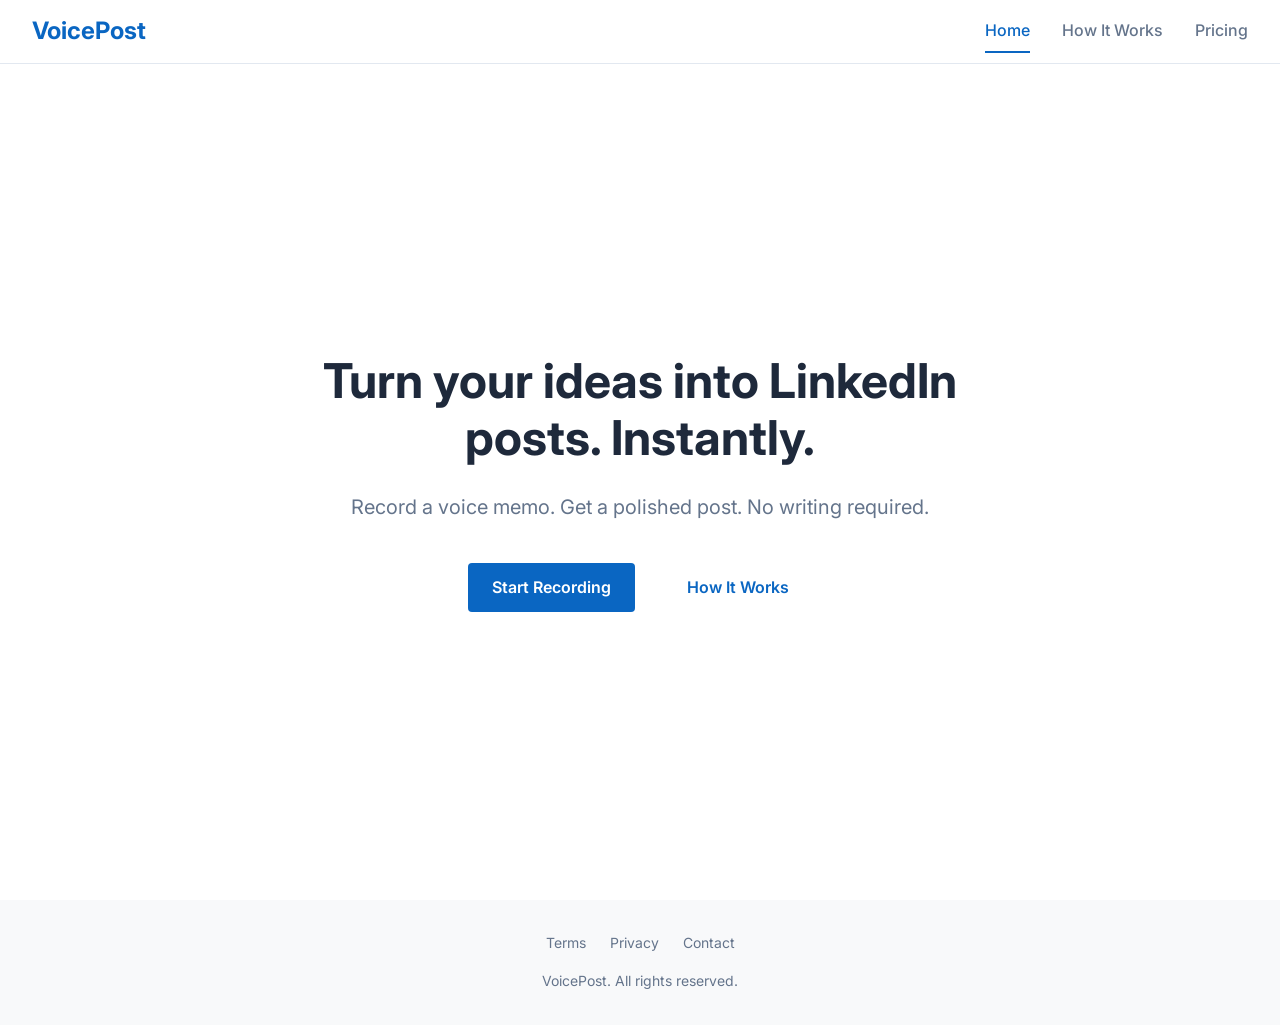
<file: index.html>
<!DOCTYPE html>
<html lang="en">
<head>
    <meta charset="UTF-8">
    <meta name="viewport" content="width=device-width, initial-scale=1.0">
    <title>VoicePost - Turn Your Ideas into LinkedIn Posts</title>
    <link rel="preconnect" href="https://fonts.googleapis.com">
    <link rel="preconnect" href="https://fonts.gstatic.com" crossorigin>
    <link href="https://fonts.googleapis.com/css2?family=Inter:wght@400;500;600;700&display=swap" rel="stylesheet">
    <link rel="stylesheet" href="styles.css">
</head>
<body>
    <nav class="nav">
        <a href="index.html" class="logo">VoicePost</a>
        <div class="nav-links">
            <a href="index.html" class="nav-link active">Home</a>
            <a href="how-it-works.html" class="nav-link">How It Works</a>
            <a href="pricing.html" class="nav-link">Pricing</a>
        </div>
    </nav>

    <div class="main-content">
        <section class="hero">
            <div class="hero-content">
                <h1>Turn your ideas into LinkedIn posts. Instantly.</h1>
                <p>Record a voice memo. Get a polished post. No writing required.</p>
                <a href="record.html" class="btn btn-primary">Start Recording</a>
                <a href="how-it-works.html" class="btn btn-secondary">How It Works</a>
            </div>
        </section>
    </div>

    <footer class="footer">
        <div class="container">
            <div class="footer-links">
                <a href="#">Terms</a>
                <a href="#">Privacy</a>
                <a href="#">Contact</a>
            </div>
            <p class="copyright">VoicePost. All rights reserved.</p>
        </div>
    </footer>
</body>
</html>
</file>
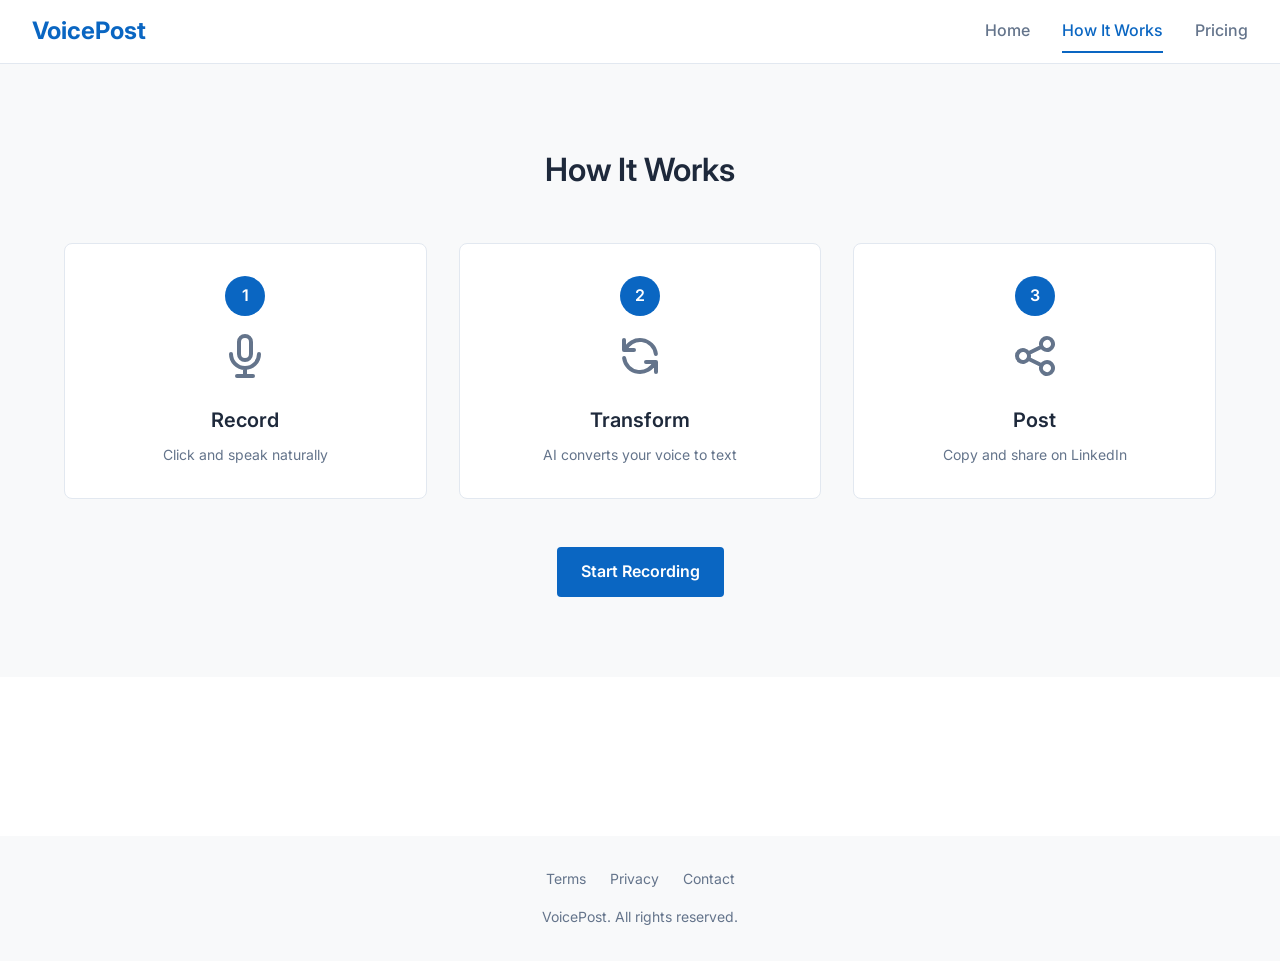
<file: how-it-works.html>
<!DOCTYPE html>
<html lang="en">
<head>
    <meta charset="UTF-8">
    <meta name="viewport" content="width=device-width, initial-scale=1.0">
    <title>How It Works - VoicePost</title>
    <link rel="preconnect" href="https://fonts.googleapis.com">
    <link rel="preconnect" href="https://fonts.gstatic.com" crossorigin>
    <link href="https://fonts.googleapis.com/css2?family=Inter:wght@400;500;600;700&display=swap" rel="stylesheet">
    <link rel="stylesheet" href="styles.css">
</head>
<body>
    <nav class="nav">
        <a href="index.html" class="logo">VoicePost</a>
        <div class="nav-links">
            <a href="index.html" class="nav-link">Home</a>
            <a href="how-it-works.html" class="nav-link active">How It Works</a>
            <a href="pricing.html" class="nav-link">Pricing</a>
        </div>
    </nav>

    <div class="main-content">
        <section class="how-it-works">
            <div class="container">
                <h2 class="section-title">How It Works</h2>
                <div class="steps-grid">
                    <div class="step-card">
                        <div class="step-number">1</div>
                        <svg class="step-icon" fill="none" stroke="currentColor" viewBox="0 0 24 24">
                            <path stroke-linecap="round" stroke-linejoin="round" stroke-width="2" d="M19 11a7 7 0 01-7 7m0 0a7 7 0 01-7-7m7 7v4m0 0H8m4 0h4m-4-8a3 3 0 01-3-3V5a3 3 0 116 0v6a3 3 0 01-3 3z"></path>
                        </svg>
                        <h3>Record</h3>
                        <p>Click and speak naturally</p>
                    </div>
                    <div class="step-card">
                        <div class="step-number">2</div>
                        <svg class="step-icon" fill="none" stroke="currentColor" viewBox="0 0 24 24">
                            <path stroke-linecap="round" stroke-linejoin="round" stroke-width="2" d="M4 4v5h.582m15.356 2A8.001 8.001 0 004.582 9m0 0H9m11 11v-5h-.581m0 0a8.003 8.003 0 01-15.357-2m15.357 2H15"></path>
                        </svg>
                        <h3>Transform</h3>
                        <p>AI converts your voice to text</p>
                    </div>
                    <div class="step-card">
                        <div class="step-number">3</div>
                        <svg class="step-icon" fill="none" stroke="currentColor" viewBox="0 0 24 24">
                            <path stroke-linecap="round" stroke-linejoin="round" stroke-width="2" d="M8.684 13.342C8.886 12.938 9 12.482 9 12c0-.482-.114-.938-.316-1.342m0 2.684a3 3 0 110-2.684m0 2.684l6.632 3.316m-6.632-6l6.632-3.316m0 0a3 3 0 105.367-2.684 3 3 0 00-5.367 2.684zm0 9.316a3 3 0 105.368 2.684 3 3 0 00-5.368-2.684z"></path>
                        </svg>
                        <h3>Post</h3>
                        <p>Copy and share on LinkedIn</p>
                    </div>
                </div>
                <div style="text-align: center; margin-top: 48px;">
                    <a href="record.html" class="btn btn-primary">Start Recording</a>
                </div>
            </div>
        </section>
    </div>

    <footer class="footer">
        <div class="container">
            <div class="footer-links">
                <a href="#">Terms</a>
                <a href="#">Privacy</a>
                <a href="#">Contact</a>
            </div>
            <p class="copyright">VoicePost. All rights reserved.</p>
        </div>
    </footer>
</body>
</html>
</file>
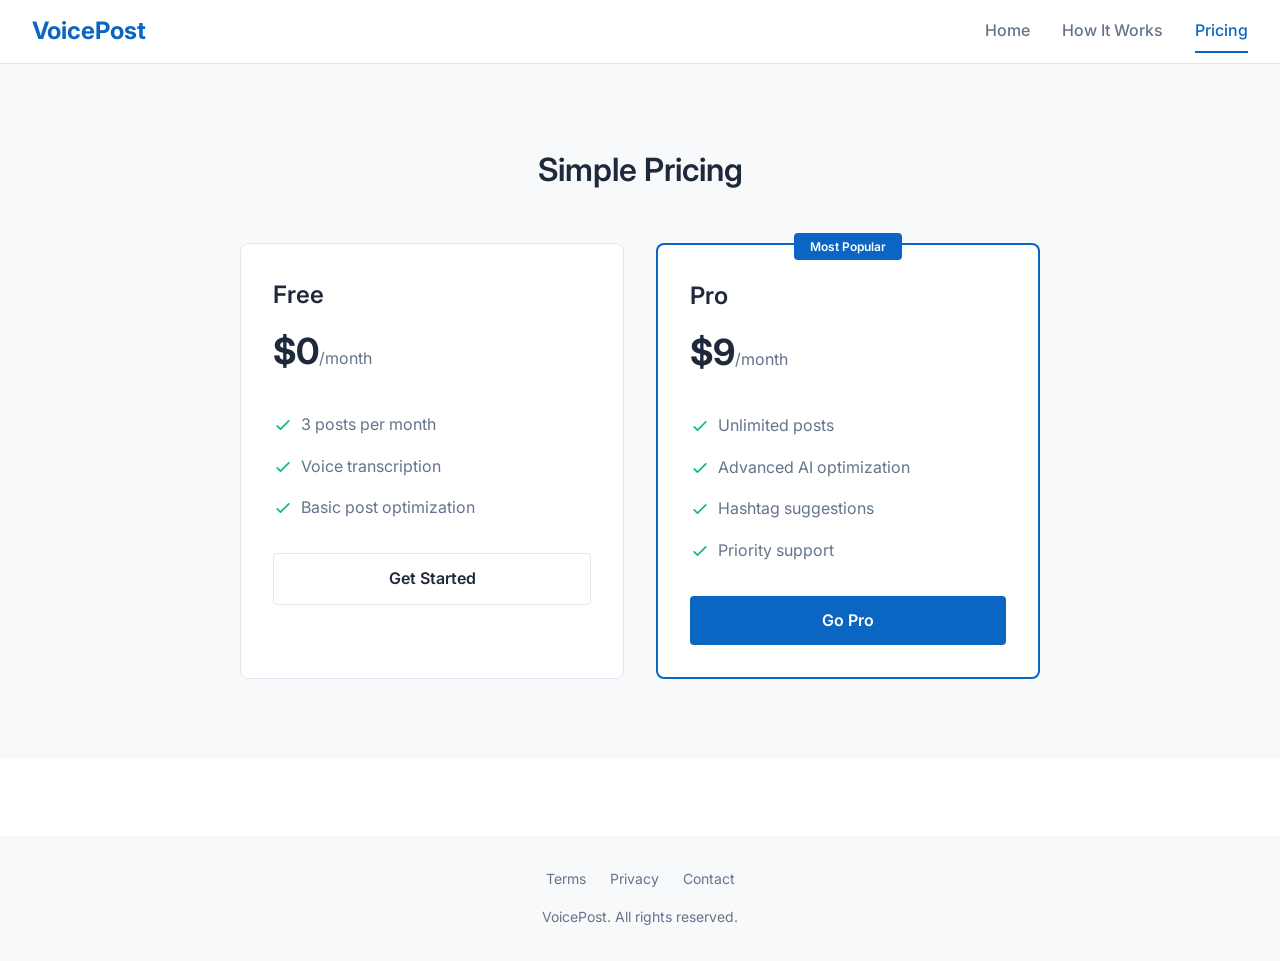
<file: pricing.html>
<!DOCTYPE html>
<html lang="en">
<head>
    <meta charset="UTF-8">
    <meta name="viewport" content="width=device-width, initial-scale=1.0">
    <title>Pricing - VoicePost</title>
    <link rel="preconnect" href="https://fonts.googleapis.com">
    <link rel="preconnect" href="https://fonts.gstatic.com" crossorigin>
    <link href="https://fonts.googleapis.com/css2?family=Inter:wght@400;500;600;700&display=swap" rel="stylesheet">
    <link rel="stylesheet" href="styles.css">
</head>
<body>
    <nav class="nav">
        <a href="index.html" class="logo">VoicePost</a>
        <div class="nav-links">
            <a href="index.html" class="nav-link">Home</a>
            <a href="how-it-works.html" class="nav-link">How It Works</a>
            <a href="pricing.html" class="nav-link active">Pricing</a>
        </div>
    </nav>

    <div class="main-content">
        <section class="pricing">
            <div class="container">
                <h2 class="section-title">Simple Pricing</h2>
                <div class="pricing-grid">
                    <div class="pricing-card">
                        <h3>Free</h3>
                        <div class="price">$0<span>/month</span></div>
                        <ul class="features-list">
                            <li>
                                <svg class="check-icon" fill="none" stroke="currentColor" viewBox="0 0 24 24">
                                    <path stroke-linecap="round" stroke-linejoin="round" stroke-width="2" d="M5 13l4 4L19 7"></path>
                                </svg>
                                3 posts per month
                            </li>
                            <li>
                                <svg class="check-icon" fill="none" stroke="currentColor" viewBox="0 0 24 24">
                                    <path stroke-linecap="round" stroke-linejoin="round" stroke-width="2" d="M5 13l4 4L19 7"></path>
                                </svg>
                                Voice transcription
                            </li>
                            <li>
                                <svg class="check-icon" fill="none" stroke="currentColor" viewBox="0 0 24 24">
                                    <path stroke-linecap="round" stroke-linejoin="round" stroke-width="2" d="M5 13l4 4L19 7"></path>
                                </svg>
                                Basic post optimization
                            </li>
                        </ul>
                        <a href="record.html" class="btn btn-outline" style="width: 100%; display: block; text-align: center;">Get Started</a>
                    </div>
                    <div class="pricing-card popular">
                        <div class="popular-badge">Most Popular</div>
                        <h3>Pro</h3>
                        <div class="price">$9<span>/month</span></div>
                        <ul class="features-list">
                            <li>
                                <svg class="check-icon" fill="none" stroke="currentColor" viewBox="0 0 24 24">
                                    <path stroke-linecap="round" stroke-linejoin="round" stroke-width="2" d="M5 13l4 4L19 7"></path>
                                </svg>
                                Unlimited posts
                            </li>
                            <li>
                                <svg class="check-icon" fill="none" stroke="currentColor" viewBox="0 0 24 24">
                                    <path stroke-linecap="round" stroke-linejoin="round" stroke-width="2" d="M5 13l4 4L19 7"></path>
                                </svg>
                                Advanced AI optimization
                            </li>
                            <li>
                                <svg class="check-icon" fill="none" stroke="currentColor" viewBox="0 0 24 24">
                                    <path stroke-linecap="round" stroke-linejoin="round" stroke-width="2" d="M5 13l4 4L19 7"></path>
                                </svg>
                                Hashtag suggestions
                            </li>
                            <li>
                                <svg class="check-icon" fill="none" stroke="currentColor" viewBox="0 0 24 24">
                                    <path stroke-linecap="round" stroke-linejoin="round" stroke-width="2" d="M5 13l4 4L19 7"></path>
                                </svg>
                                Priority support
                            </li>
                        </ul>
                        <a href="record.html" class="btn btn-primary" style="width: 100%; display: block; text-align: center;">Go Pro</a>
                    </div>
                </div>
            </div>
        </section>
    </div>

    <footer class="footer">
        <div class="container">
            <div class="footer-links">
                <a href="#">Terms</a>
                <a href="#">Privacy</a>
                <a href="#">Contact</a>
            </div>
            <p class="copyright">VoicePost. All rights reserved.</p>
        </div>
    </footer>
</body>
</html>
</file>
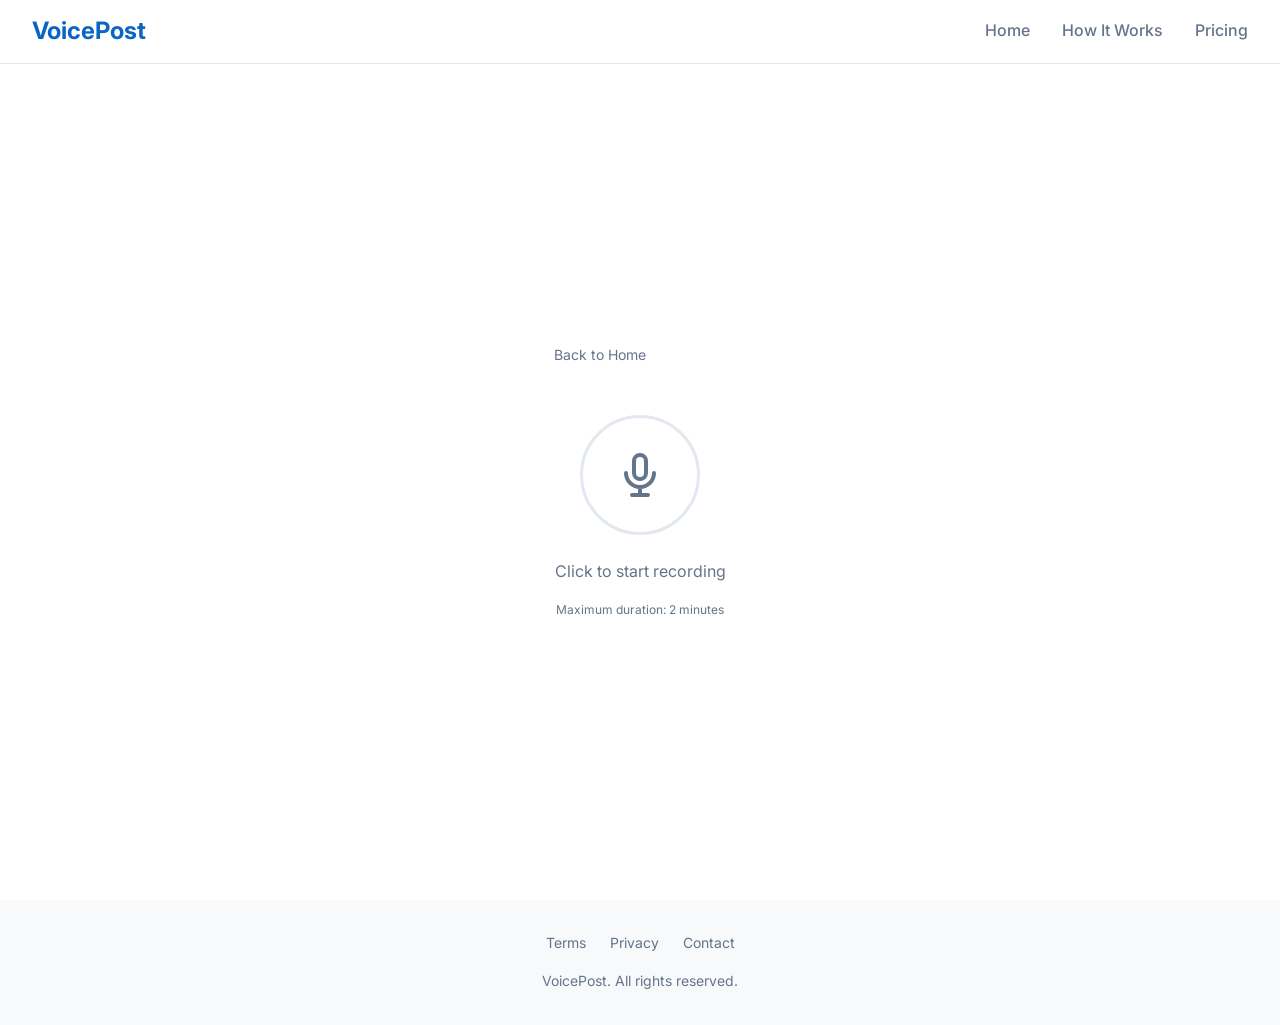
<file: record.html>
<!DOCTYPE html>
<html lang="en">
<head>
    <meta charset="UTF-8">
    <meta name="viewport" content="width=device-width, initial-scale=1.0">
    <title>Record - VoicePost</title>
    <link rel="preconnect" href="https://fonts.googleapis.com">
    <link rel="preconnect" href="https://fonts.gstatic.com" crossorigin>
    <link href="https://fonts.googleapis.com/css2?family=Inter:wght@400;500;600;700&display=swap" rel="stylesheet">
    <link rel="stylesheet" href="styles.css">
</head>
<body>
    <nav class="nav">
        <a href="index.html" class="logo">VoicePost</a>
        <div class="nav-links">
            <a href="index.html" class="nav-link">Home</a>
            <a href="how-it-works.html" class="nav-link">How It Works</a>
            <a href="pricing.html" class="nav-link">Pricing</a>
        </div>
    </nav>

    <div class="main-content">
        <section class="recording-page">
            <a href="index.html" class="back-link">Back to Home</a>
            
            <div class="recording-container">
                <!-- Idle State -->
                <div id="idleState">
                    <button class="mic-button" id="micButton" onclick="startRecording()">
                        <svg class="mic-icon" fill="none" stroke="currentColor" viewBox="0 0 24 24">
                            <path stroke-linecap="round" stroke-linejoin="round" stroke-width="2" d="M19 11a7 7 0 01-7 7m0 0a7 7 0 01-7-7m7 7v4m0 0H8m4 0h4m-4-8a3 3 0 01-3-3V5a3 3 0 116 0v6a3 3 0 01-3 3z"></path>
                        </svg>
                    </button>
                    <p class="recording-status">Click to start recording</p>
                    <p class="max-duration">Maximum duration: 2 minutes</p>
                    <p class="error-message" id="errorMessage"></p>
                </div>

                <!-- Recording State -->
                <div id="recordingState" style="display: none;">
                    <button class="mic-button recording" onclick="stopRecording()">
                        <svg class="mic-icon" fill="none" stroke="currentColor" viewBox="0 0 24 24">
                            <path stroke-linecap="round" stroke-linejoin="round" stroke-width="2" d="M19 11a7 7 0 01-7 7m0 0a7 7 0 01-7-7m7 7v4m0 0H8m4 0h4m-4-8a3 3 0 01-3-3V5a3 3 0 116 0v6a3 3 0 01-3 3z"></path>
                        </svg>
                    </button>
                    <div class="recording-timer" id="recordingTimer">00:00</div>
                    <p class="recording-status" id="liveTranscript">Listening...</p>
                    <button class="cancel-btn" onclick="cancelRecording()">Cancel</button>
                </div>

                <!-- Processing State -->
                <div id="processingState" style="display: none;">
                    <div class="spinner"></div>
                    <p class="recording-status">Converting to LinkedIn post...</p>
                </div>

                <!-- Editor State -->
                <div id="editorState" style="display: none;">
                    <div class="editor-container">
                        <h2>Your LinkedIn Post</h2>
                        <textarea class="post-textarea" id="postTextarea"></textarea>
                        <div class="editor-footer">
                            <div class="char-counter" id="charCounter">0 / 3000</div>
                            <label class="edit-toggle">
                                <input type="checkbox" id="editToggle" checked onchange="toggleEdit()">
                                Edit enabled
                            </label>
                        </div>
                        <div class="editor-actions">
                            <button class="btn btn-primary" onclick="copyToClipboard()">
                                <span id="copyText">Copy to Clipboard</span>
                                <span class="copied-feedback" id="copiedFeedback">Copied!</span>
                            </button>
                            <button class="btn btn-outline" onclick="generateAnother()">Generate Another</button>
                        </div>
                    </div>
                </div>
            </div>
        </section>
    </div>

    <footer class="footer">
        <div class="container">
            <div class="footer-links">
                <a href="#">Terms</a>
                <a href="#">Privacy</a>
                <a href="#">Contact</a>
            </div>
            <p class="copyright">VoicePost. All rights reserved.</p>
        </div>
    </footer>

    <script>
        // Speech Recognition
        const SpeechRecognition = window.SpeechRecognition || window.webkitSpeechRecognition;
        let recognition = null;
        let timer = null;
        let seconds = 0;
        let transcript = '';
        let isRecording = false;

        function showError(msg) {
            const el = document.getElementById('errorMessage');
            el.textContent = msg;
            el.style.display = 'block';
            setTimeout(() => el.style.display = 'none', 5000);
        }

        function startRecording() {
            if (!SpeechRecognition) {
                showError('Speech recognition not supported. Use Chrome or Edge.');
                return;
            }

            recognition = new SpeechRecognition();
            recognition.continuous = true;
            recognition.interimResults = true;
            recognition.lang = 'en-US';

            transcript = '';
            isRecording = true;
            seconds = 0;

            recognition.onstart = function() {
                document.getElementById('idleState').style.display = 'none';
                document.getElementById('recordingState').style.display = 'block';
                document.getElementById('liveTranscript').textContent = 'Listening...';
                
                timer = setInterval(() => {
                    seconds++;
                    const m = Math.floor(seconds / 60).toString().padStart(2, '0');
                    const s = (seconds % 60).toString().padStart(2, '0');
                    document.getElementById('recordingTimer').textContent = m + ':' + s;
                    
                    if (seconds >= 120) stopRecording();
                }, 1000);
            };

            recognition.onresult = function(event) {
                let interim = '';
                for (let i = event.resultIndex; i < event.results.length; i++) {
                    if (event.results[i].isFinal) {
                        transcript += event.results[i][0].transcript + ' ';
                    } else {
                        interim += event.results[i][0].transcript;
                    }
                }
                document.getElementById('liveTranscript').textContent = interim || 'Listening...';
            };

            recognition.onerror = function(e) {
                console.log('Speech error:', e.error);
                if (e.error === 'not-allowed') {
                    showError('Microphone denied. Allow access and try again.');
                }
            };

            recognition.onend = function() {
                if (isRecording) {
                    try { recognition.start(); } catch(e) {}
                }
            };

            try {
                recognition.start();
            } catch(e) {
                showError('Could not start. Click again.');
            }
        }

        function stopRecording() {
            isRecording = false;
            if (recognition) {
                recognition.stop();
                recognition = null;
            }
            if (timer) {
                clearInterval(timer);
                timer = null;
            }

            if (!transcript.trim()) {
                showError('No speech detected. Try again.');
                resetToIdle();
                return;
            }

            processTranscript();
        }

        function cancelRecording() {
            isRecording = false;
            if (recognition) {
                recognition.stop();
                recognition = null;
            }
            if (timer) {
                clearInterval(timer);
                timer = null;
            }
            transcript = '';
            resetToIdle();
        }

        function resetToIdle() {
            document.getElementById('recordingState').style.display = 'none';
            document.getElementById('processingState').style.display = 'none';
            document.getElementById('editorState').style.display = 'none';
            document.getElementById('idleState').style.display = 'block';
        }

        function processTranscript() {
            document.getElementById('recordingState').style.display = 'none';
            document.getElementById('processingState').style.display = 'block';

            // Simulate processing delay
            setTimeout(() => {
                const linkedInPost = transformToLinkedInPost(transcript.trim());
                showEditor(linkedInPost);
            }, 1500);
        }

        function transformToLinkedInPost(text) {
            // Clean up the text
            let clean = text.replace(/\s+/g, ' ').trim();
            
            // Capitalize first letter
            clean = clean.charAt(0).toUpperCase() + clean.slice(1);
            
            // Add punctuation if missing
            if (!clean.endsWith('.') && !clean.endsWith('!') && !clean.endsWith('?')) {
                clean += '.';
            }

            // Split into sentences and create a LinkedIn post
            const sentences = clean.split(/[.!?]+/).filter(s => s.trim());
            
            let post = '';
            
            if (sentences.length > 0) {
                // Opening hook
                post += sentences[0].trim() + '.\n\n';
                
                // Body
                if (sentences.length > 1) {
                    post += sentences.slice(1).join('. ').trim() + '.\n\n';
                }
                
                // Closing call-to-action
                post += 'What are your thoughts? Share in the comments.\n\n';
                
                // Hashtags
                post += '#LinkedIn #ProfessionalGrowth #CareerDevelopment #Networking #Leadership';
            } else {
                post = clean + '\n\n#LinkedIn #ProfessionalGrowth';
            }

            return post;
        }

        function showEditor(post) {
            document.getElementById('processingState').style.display = 'none';
            document.getElementById('editorState').style.display = 'block';
            document.getElementById('postTextarea').value = post;
            updateCharCounter();
        }

        function updateCharCounter() {
            const count = document.getElementById('postTextarea').value.length;
            const counter = document.getElementById('charCounter');
            counter.textContent = count + ' / 3000';
            counter.classList.toggle('over', count > 3000);
        }

        document.getElementById('postTextarea').addEventListener('input', updateCharCounter);

        function toggleEdit() {
            document.getElementById('postTextarea').disabled = !document.getElementById('editToggle').checked;
        }

        function copyToClipboard() {
            const text = document.getElementById('postTextarea').value;
            navigator.clipboard.writeText(text).then(() => {
                document.getElementById('copyText').style.display = 'none';
                document.getElementById('copiedFeedback').classList.add('show');
                setTimeout(() => {
                    document.getElementById('copyText').style.display = 'inline';
                    document.getElementById('copiedFeedback').classList.remove('show');
                }, 2000);
            });
        }

        function generateAnother() {
            document.getElementById('editorState').style.display = 'none';
            document.getElementById('idleState').style.display = 'block';
            document.getElementById('postTextarea').value = '';
            updateCharCounter();
        }
    </script>
</body>
</html>
</file>
<file: styles.css>
:root {
    --white: #FFFFFF;
    --light-gray: #F8F9FA;
    --dark-slate: #1E293B;
    --medium-gray: #64748B;
    --linkedin-blue: #0A66C2;
    --border-gray: #E2E8F0;
    --success-green: #10B981;
    --error-red: #EF4444;
}

* {
    margin: 0;
    padding: 0;
    box-sizing: border-box;
}

body {
    font-family: 'Inter', sans-serif;
    background-color: var(--white);
    color: var(--dark-slate);
    line-height: 1.6;
    font-size: 16px;
}

a {
    color: var(--linkedin-blue);
    text-decoration: none;
}

a:hover {
    text-decoration: underline;
}

.nav {
    position: fixed;
    top: 0;
    left: 0;
    right: 0;
    height: 64px;
    background: var(--white);
    border-bottom: 1px solid var(--border-gray);
    display: flex;
    align-items: center;
    justify-content: space-between;
    padding: 0 32px;
    z-index: 100;
}

.logo {
    font-size: 24px;
    font-weight: 700;
    color: var(--linkedin-blue);
    text-decoration: none;
}

.logo:hover {
    text-decoration: none;
}

.nav-links {
    display: flex;
    gap: 32px;
}

.nav-link {
    color: var(--medium-gray);
    font-weight: 500;
    text-decoration: none;
    padding: 8px 0;
    border-bottom: 2px solid transparent;
    transition: all 200ms ease;
}

.nav-link:hover {
    color: var(--dark-slate);
    text-decoration: none;
}

.nav-link.active {
    color: var(--linkedin-blue);
    border-bottom-color: var(--linkedin-blue);
}

.main-content {
    padding-top: 64px;
    min-height: calc(100vh - 64px);
}

.container {
    max-width: 1200px;
    margin: 0 auto;
    padding: 0 24px;
}

.hero {
    min-height: calc(100vh - 64px);
    display: flex;
    align-items: center;
    justify-content: center;
    text-align: center;
    padding: 64px 24px;
}

.hero-content {
    max-width: 700px;
}

.hero h1 {
    font-size: 48px;
    font-weight: 700;
    line-height: 1.2;
    margin-bottom: 24px;
}

.hero p {
    font-size: 20px;
    color: var(--medium-gray);
    margin-bottom: 40px;
}

.btn {
    display: inline-block;
    padding: 12px 24px;
    border-radius: 4px;
    font-weight: 600;
    font-size: 16px;
    cursor: pointer;
    transition: all 200ms ease;
    border: none;
    font-family: inherit;
    text-decoration: none;
}

.btn-primary {
    background: var(--linkedin-blue);
    color: var(--white);
}

.btn-primary:hover {
    background: #094a8f;
    text-decoration: none;
}

.btn-secondary {
    background: transparent;
    color: var(--linkedin-blue);
    margin-left: 24px;
}

.btn-secondary:hover {
    background: var(--light-gray);
    text-decoration: none;
}

.how-it-works {
    padding: 80px 0;
    background: var(--light-gray);
}

.section-title {
    font-size: 32px;
    font-weight: 600;
    text-align: center;
    margin-bottom: 48px;
}

.steps-grid {
    display: grid;
    grid-template-columns: repeat(3, 1fr);
    gap: 32px;
}

.step-card {
    background: var(--white);
    padding: 32px;
    border-radius: 8px;
    border: 1px solid var(--border-gray);
    text-align: center;
}

.step-number {
    width: 40px;
    height: 40px;
    background: var(--linkedin-blue);
    color: var(--white);
    border-radius: 50%;
    display: flex;
    align-items: center;
    justify-content: center;
    font-weight: 600;
    margin: 0 auto 16px;
}

.step-icon {
    width: 48px;
    height: 48px;
    margin: 0 auto 16px;
    color: var(--medium-gray);
}

.step-card h3 {
    font-size: 20px;
    font-weight: 600;
    margin-bottom: 8px;
}

.step-card p {
    color: var(--medium-gray);
    font-size: 14px;
}

.recording-page {
    min-height: calc(100vh - 64px);
    display: flex;
    flex-direction: column;
    align-items: center;
    justify-content: center;
    padding: 64px 24px;
}

.back-link {
    display: inline-block;
    margin-bottom: 24px;
    color: var(--medium-gray);
    font-size: 14px;
    margin-left: 43%;
    align-self: flex-start;
}

.back-link:hover {
    color: var(--linkedin-blue);
}

.recording-container {
    text-align: center;
    max-width: 480px;
    width: 100%;
}

.mic-button {
    width: 120px;
    height: 120px;
    border-radius: 50%;
    border: 3px solid var(--border-gray);
    background: var(--white);
    cursor: pointer;
    display: flex;
    align-items: center;
    justify-content: center;
    margin: 24px auto;
    transition: all 200ms ease;
}

.mic-button:hover {
    border-color: var(--linkedin-blue);
}

.mic-button.recording {
    border-color: var(--linkedin-blue);
    animation: pulse 1.5s ease-in-out infinite;
}

@keyframes pulse {
    0%, 100% { box-shadow: 0 0 0 0 rgba(10, 102, 194, 0.4); }
    50% { box-shadow: 0 0 0 20px rgba(10, 102, 194, 0); }
}

.mic-icon {
    width: 48px;
    height: 48px;
    color: var(--medium-gray);
}

.mic-button.recording .mic-icon {
    color: var(--linkedin-blue);
}

.recording-timer {
    font-size: 24px;
    font-weight: 600;
    margin-bottom: 8px;
}

.recording-status {
    color: var(--medium-gray);
    margin-bottom: 16px;
}

.recording-text {
    background: var(--light-gray);
    padding: 16px;
    border-radius: 8px;
    margin-top: 16px;
    min-height: 60px;
    text-align: left;
    font-size: 14px;
    color: var(--dark-slate);
}

.max-duration {
    font-size: 12px;
    color: var(--medium-gray);
    margin-top: 16px;
}

.spinner {
    width: 48px;
    height: 48px;
    border: 3px solid var(--border-gray);
    border-top-color: var(--linkedin-blue);
    border-radius: 50%;
    animation: spin 1s linear infinite;
    margin: 24px auto;
}

@keyframes spin {
    to { transform: rotate(360deg); }
}

.cancel-btn {
    background: none;
    border: none;
    color: var(--medium-gray);
    cursor: pointer;
    font-size: 14px;
    margin-top: 16px;
    font-family: inherit;
}

.cancel-btn:hover {
    color: var(--dark-slate);
}

.editor-container {
    max-width: 600px;
    width: 100%;
    background: var(--white);
    padding: 32px;
    border-radius: 8px;
    border: 1px solid var(--border-gray);
    text-align: left;
}

.editor-container h2 {
    font-size: 24px;
    font-weight: 600;
    margin-bottom: 24px;
}

.post-textarea {
    width: 100%;
    min-height: 200px;
    padding: 16px;
    border: 1px solid var(--border-gray);
    border-radius: 8px;
    font-family: 'Inter', sans-serif;
    font-size: 16px;
    line-height: 1.6;
    resize: vertical;
    margin-bottom: 16px;
}

.post-textarea:focus {
    outline: none;
    border-color: var(--linkedin-blue);
}

.editor-footer {
    display: flex;
    justify-content: space-between;
    align-items: center;
    flex-wrap: wrap;
    gap: 16px;
}

.char-counter {
    font-size: 14px;
    color: var(--medium-gray);
}

.char-counter.over {
    color: var(--error-red);
}

.editor-actions {
    display: flex;
    gap: 12px;
    flex-wrap: wrap;
    margin-top: 16px;
}

.btn-outline {
    background: transparent;
    border: 1px solid var(--border-gray);
    color: var(--dark-slate);
}

.btn-outline:hover {
    border-color: var(--dark-slate);
    background: var(--light-gray);
    text-decoration: none;
}

.copied-feedback {
    color: var(--success-green);
    font-size: 14px;
    font-weight: 500;
    display: none;
}

.copied-feedback.show {
    display: inline;
}

.edit-toggle {
    display: flex;
    align-items: center;
    gap: 8px;
    font-size: 14px;
    color: var(--medium-gray);
}

.edit-toggle input {
    width: 18px;
    height: 18px;
    cursor: pointer;
}

.error-message {
    color: var(--error-red);
    font-size: 14px;
    margin-top: 12px;
    display: none;
}

.error-message.show {
    display: block;
}

.success-message {
    color: var(--success-green);
    font-size: 14px;
    margin-top: 12px;
    display: none;
}

.success-message.show {
    display: block;
}

.pricing {
    padding: 80px 0;
    background: var(--light-gray);
}

.pricing-grid {
    display: grid;
    grid-template-columns: repeat(2, 1fr);
    gap: 32px;
    max-width: 800px;
    margin: 0 auto;
}

.pricing-card {
    background: var(--white);
    padding: 32px;
    border-radius: 8px;
    border: 1px solid var(--border-gray);
    position: relative;
}

.pricing-card.popular {
    border-color: var(--linkedin-blue);
    border-width: 2px;
}

.popular-badge {
    position: absolute;
    top: -12px;
    left: 50%;
    transform: translateX(-50%);
    background: var(--linkedin-blue);
    color: var(--white);
    padding: 4px 16px;
    border-radius: 4px;
    font-size: 12px;
    font-weight: 600;
}

.pricing-card h3 {
    font-size: 24px;
    font-weight: 600;
    margin-bottom: 8px;
}

.price {
    font-size: 36px;
    font-weight: 700;
    margin-bottom: 24px;
}

.price span {
    font-size: 16px;
    font-weight: 400;
    color: var(--medium-gray);
}

.features-list {
    list-style: none;
    margin-bottom: 24px;
}

.features-list li {
    padding: 8px 0;
    color: var(--medium-gray);
    display: flex;
    align-items: center;
    gap: 8px;
}

.check-icon {
    width: 20px;
    height: 20px;
    color: var(--success-green);
    flex-shrink: 0;
}

.footer {
    background: var(--light-gray);
    padding: 32px 0;
    text-align: center;
}

.footer-links {
    display: flex;
    justify-content: center;
    gap: 24px;
    margin-bottom: 16px;
}

.footer-links a {
    color: var(--medium-gray);
    font-size: 14px;
}

.copyright {
    color: var(--medium-gray);
    font-size: 14px;
}

@media (max-width: 1024px) {
    .steps-grid {
        grid-template-columns: repeat(2, 1fr);
    }
}

@media (max-width: 640px) {
    .nav {
        padding: 0 16px;
    }
    .nav-links {
        gap: 16px;
    }
    .hero h1 {
        font-size: 32px;
    }
    .hero p {
        font-size: 16px;
    }
    .btn-secondary {
        display: block;
        margin: 16px 0 0;
    }
    .steps-grid, .pricing-grid {
        grid-template-columns: 1fr;
    }
}
</file>
